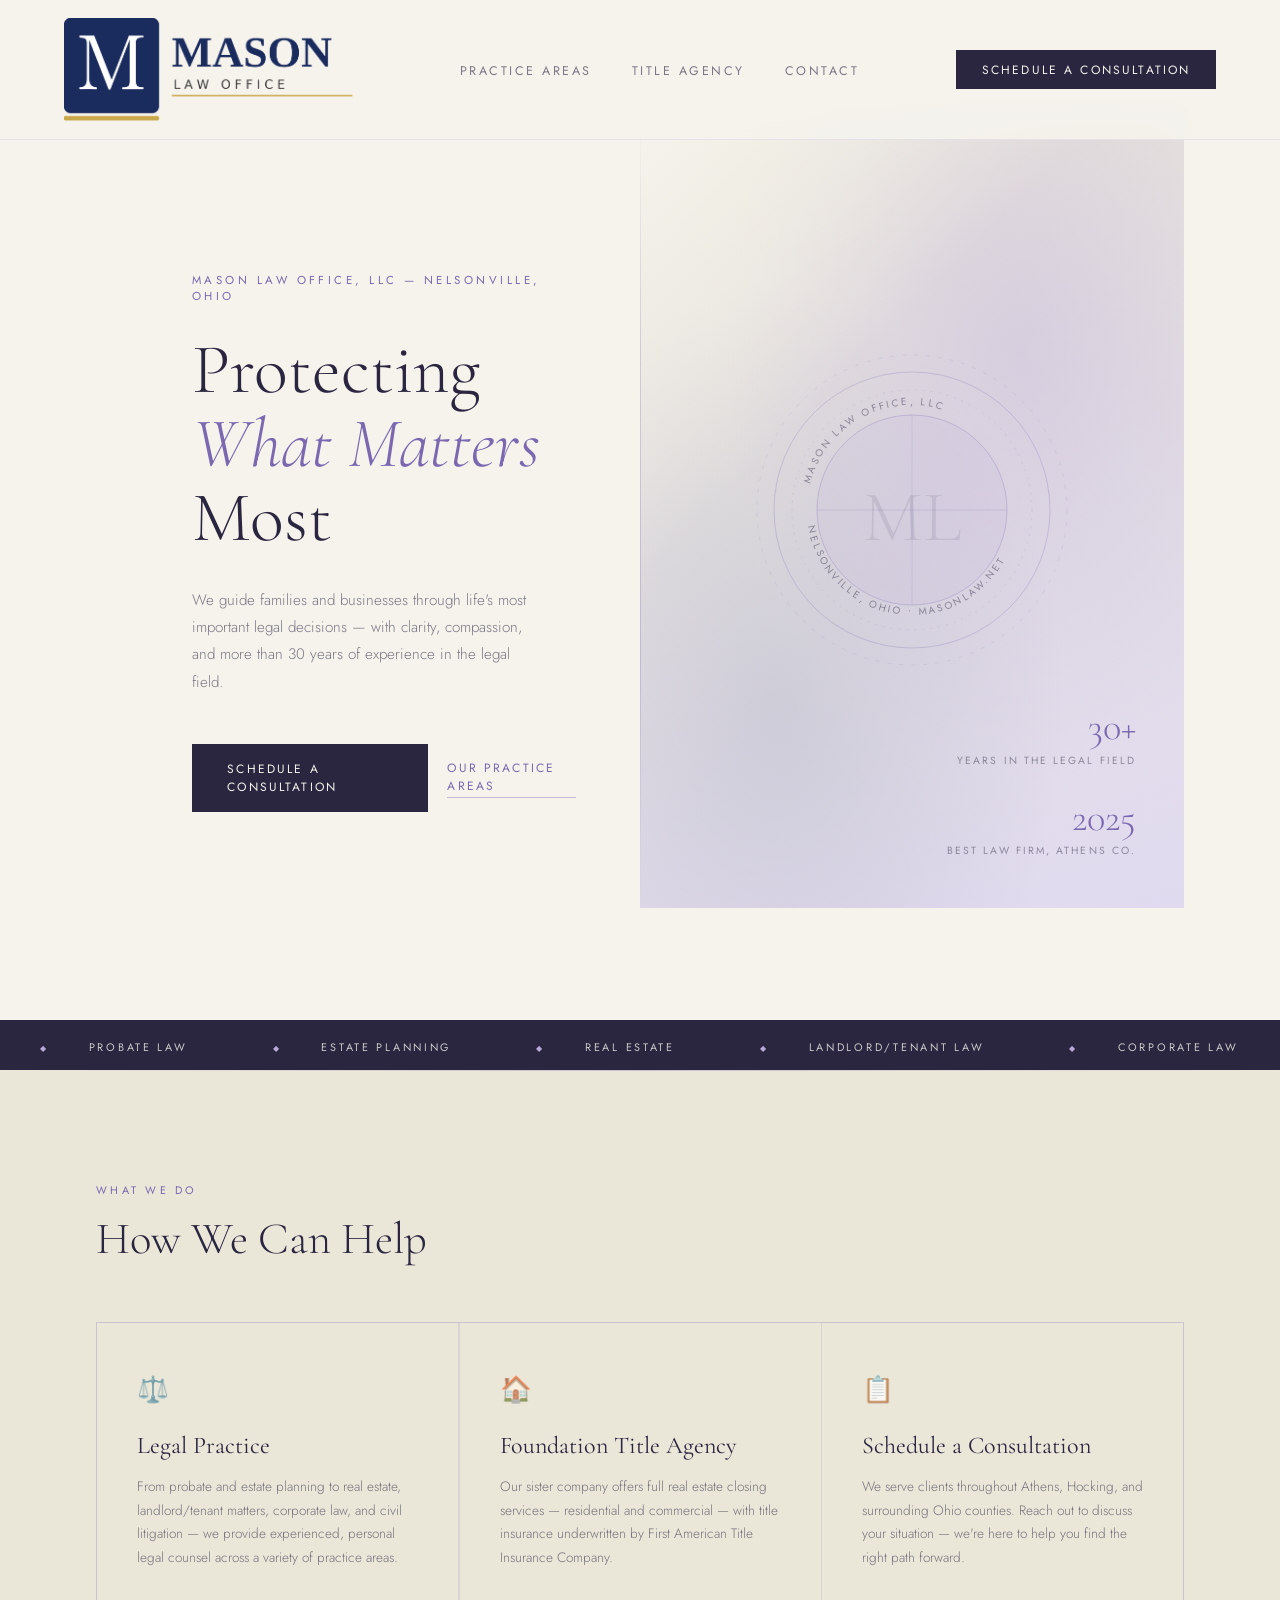
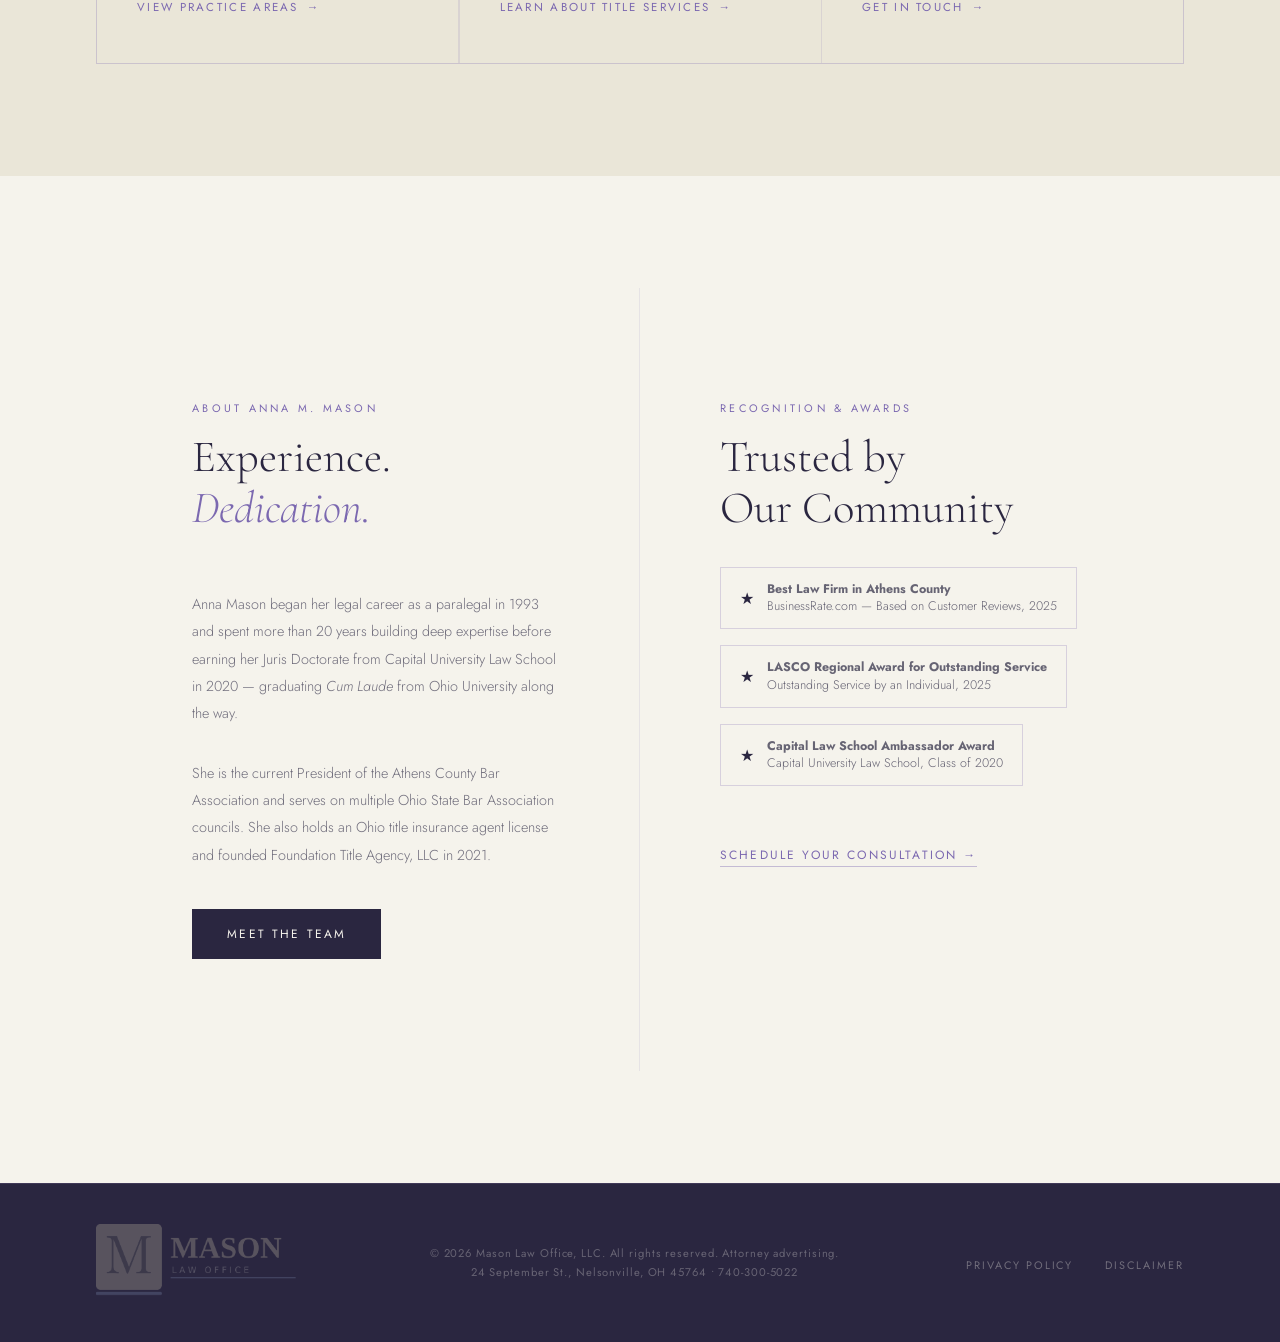
<file: index.html>
<!DOCTYPE html>
<html lang="en">
<head>
<meta charset="UTF-8" />
<meta name="viewport" content="width=device-width, initial-scale=1.0" />
<title>Mason Law Office, LLC — Nelsonville, Ohio</title>
<link rel="stylesheet" href="style.css" />
<style>
  /* ── HOME-ONLY STYLES ── */

  /* HERO */
  .hero {
    min-height: 100vh; display: grid; grid-template-columns: 1fr 1fr;
    position: relative; overflow: hidden; background: var(--cream);
  }
  .hero-left {
    display: flex; flex-direction: column; justify-content: center;
    padding: 10rem 4rem 6rem 6rem; position: relative; z-index: 2;
  }
  .hero-eyebrow { font-size: 0.72rem; letter-spacing: 0.3em; text-transform: uppercase; color: var(--lavender-dk); margin-bottom: 1.8rem; }
  .hero-title { font-family: 'Cormorant Garamond', serif; font-size: clamp(3.2rem, 5.5vw, 5.8rem); font-weight: 300; line-height: 1.05; color: var(--ink); margin-bottom: 2rem; }
  .hero-title em { font-style: italic; color: var(--lavender-dk); }
  .hero-sub { font-size: 0.95rem; font-weight: 300; line-height: 1.8; color: rgba(42,38,64,0.6); max-width: 38ch; margin-bottom: 3rem; }
  .hero-actions { display: flex; gap: 1.2rem; align-items: center; }
  .hero-right { position: relative; overflow: hidden; }
  .hero-right::before { content: ''; position: absolute; inset: 0; background: linear-gradient(135deg, var(--cream) 0%, transparent 35%); z-index: 1; }
  .hero-right-bg {
    position: absolute; inset: 0;
    background:
      radial-gradient(ellipse at 70% 30%, rgba(185,169,217,0.35) 0%, transparent 55%),
      radial-gradient(ellipse at 25% 75%, rgba(107,122,143,0.18) 0%, transparent 50%),
      linear-gradient(160deg, #EAE6D8 0%, #E0DAF0 100%);
  }
  .hero-seal { position: absolute; top: 50%; left: 50%; transform: translate(-50%, -50%); z-index: 2; width: 340px; height: 340px; }
  .seal-ring    { fill: none; stroke: rgba(123,104,176,0.25); stroke-width: 1; }
  .seal-ring-2  { fill: none; stroke: rgba(123,104,176,0.12); stroke-width: 1; }
  .seal-center  { fill: rgba(185,169,217,0.12); stroke: rgba(123,104,176,0.35); stroke-width: 0.8; }
  .seal-text    { font-family: 'Jost', sans-serif; font-size: 10px; fill: rgba(42,38,64,0.45); letter-spacing: 2.5px; text-transform: uppercase; }
  .seal-initial { font-family: 'Cormorant Garamond', serif; font-size: 72px; fill: rgba(42,38,64,0.1); font-weight: 300; }
  .seal-line    { stroke: rgba(123,104,176,0.2); stroke-width: 0.8; }
  .hero-stat-bar { position: absolute; bottom: 3rem; right: 3rem; z-index: 3; display: flex; flex-direction: column; gap: 1.8rem; }
  .stat-item { text-align: right; }
  .stat-number { font-family: 'Cormorant Garamond', serif; font-size: 2.4rem; font-weight: 300; color: var(--lavender-dk); line-height: 1; display: block; }
  .stat-label { font-size: 0.65rem; letter-spacing: 0.2em; text-transform: uppercase; color: rgba(42,38,64,0.45); }
  .v-rule { position: absolute; top: 12%; bottom: 12%; left: 50%; width: 1px; background: linear-gradient(to bottom, transparent, rgba(123,104,176,0.25) 30%, rgba(123,104,176,0.25) 70%, transparent); z-index: 5; }

  /* OVERVIEW CARDS */
  #overview { background: var(--cream-dk); position: relative; }
  #overview::before { content: ''; position: absolute; top: 0; left: 0; right: 0; height: 1px; background: linear-gradient(to right, transparent, rgba(123,104,176,0.3), transparent); }
  .overview-grid { display: grid; grid-template-columns: repeat(3, 1fr); gap: 1.5px; background: rgba(123,104,176,0.15); border: 1.5px solid rgba(123,104,176,0.15); }
  .overview-card {
    background: var(--cream-dk); padding: 3rem 2.5rem;
    display: flex; flex-direction: column;
    transition: background 0.3s; position: relative; overflow: hidden;
    text-decoration: none; color: inherit;
  }
  .overview-card::after { content: ''; position: absolute; bottom: 0; left: 0; height: 2px; width: 0; background: var(--lavender-dk); transition: width 0.4s ease; }
  .overview-card:hover { background: #E8E2F5; }
  .overview-card:hover::after { width: 100%; }
  .card-icon { font-size: 1.6rem; margin-bottom: 1.5rem; display: block; opacity: 0.75; }
  .card-title { font-family: 'Cormorant Garamond', serif; font-size: 1.5rem; font-weight: 400; color: var(--ink); margin-bottom: 0.9rem; line-height: 1.2; }
  .card-body { font-size: 0.85rem; font-weight: 300; line-height: 1.75; color: rgba(42,38,64,0.6); flex: 1; }
  .card-link { margin-top: 1.8rem; font-size: 0.72rem; letter-spacing: 0.2em; text-transform: uppercase; color: var(--lavender-dk); display: flex; align-items: center; gap: 0.5rem; }
  .card-link::after { content: '→'; transition: transform 0.2s; }
  .overview-card:hover .card-link::after { transform: translateX(4px); }

  /* ABOUT STRIP */
  #about-strip { background: var(--cream); display: grid; grid-template-columns: 1fr 1fr; gap: 0; }
  .about-strip-left {
    padding: 7rem 5rem 7rem 6rem;
    border-right: 1px solid rgba(123,104,176,0.12);
  }
  .about-strip-right { padding: 7rem 6rem 7rem 5rem; }
  .about-strip-body { font-size: 0.9rem; font-weight: 300; line-height: 1.9; color: rgba(42,38,64,0.65); margin-bottom: 2rem; }
  .award-badge {
    display: inline-flex; align-items: center; gap: 0.8rem;
    border: 1px solid rgba(123,104,176,0.25); padding: 0.8rem 1.2rem;
    margin-bottom: 1rem;
  }
  .award-badge-star { font-size: 1rem; }
  .award-badge-text { font-size: 0.78rem; font-weight: 300; color: rgba(42,38,64,0.7); line-height: 1.4; }
  .about-strip-cta { margin-top: 2.5rem; }

  @media (max-width: 900px) {
    .hero { grid-template-columns: 1fr; }
    .hero-left { padding: 8rem 2rem 4rem; }
    .hero-right { display: none; }
    .v-rule { display: none; }
    .overview-grid { grid-template-columns: 1fr; }
    #about-strip { grid-template-columns: 1fr; }
    .about-strip-left { padding: 5rem 2rem 2rem; border-right: none; border-bottom: 1px solid rgba(123,104,176,0.12); }
    .about-strip-right { padding: 3rem 2rem 5rem; }
  }
</style>
</head>
<body>

<!-- NAV -->
<nav>
  <a class="nav-logo" href="index.html"><img src="mason_law_office_logo.png" alt="Mason Law Office, LLC" /></a>
  <ul class="nav-links">
    <li><a href="practice.html">Practice Areas</a></li>
    <li><a href="title.html">Title Agency</a></li>
    <li><a href="contact.html">Contact</a></li>
  </ul>
  <a class="nav-cta" href="contact.html">Schedule a Consultation</a>
</nav>

<!-- HERO -->
<section class="hero">
  <div class="v-rule"></div>
  <div class="hero-left">
    <p class="hero-eyebrow fade-up">Mason Law Office, LLC &mdash; Nelsonville, Ohio</p>
    <h1 class="hero-title fade-up delay-1">
      Protecting<br><em>What Matters</em><br>Most
    </h1>
    <p class="hero-sub fade-up delay-2">
      We guide families and businesses through life's most important legal decisions — with clarity, compassion, and more than 30 years of experience in the legal field.
    </p>
    <div class="hero-actions fade-up delay-3">
      <a class="btn-primary" href="contact.html">Schedule a Consultation</a>
      <a class="btn-ghost" href="practice.html">Our Practice Areas</a>
    </div>
  </div>
  <div class="hero-right">
    <div class="hero-right-bg"></div>
    <svg class="hero-seal" viewBox="0 0 340 340">
      <circle class="seal-ring-2 spin-slow" cx="170" cy="170" r="155" stroke-dasharray="4 8" />
      <circle class="seal-ring" cx="170" cy="170" r="138" />
      <circle class="seal-ring-2" cx="170" cy="170" r="120" stroke-dasharray="2 6" />
      <circle class="seal-center" cx="170" cy="170" r="95" />
      <line class="seal-line" x1="170" y1="75" x2="170" y2="265" />
      <line class="seal-line" x1="75" y1="170" x2="265" y2="170" />
      <text class="seal-initial" x="170" y="200" text-anchor="middle">ML</text>
      <path id="topArc" fill="none" d="M 65,170 A 105,105 0 0,1 275,170" />
      <text class="seal-text"><textPath href="#topArc" startOffset="8%">Mason Law Office, LLC</textPath></text>
      <path id="botArc" fill="none" d="M 65,170 A 105,105 0 0,0 275,170" />
      <text class="seal-text"><textPath href="#botArc" startOffset="5%">Nelsonville, Ohio &bull; masonlaw.net</textPath></text>
    </svg>
    <div class="hero-stat-bar">
      <div class="stat-item">
        <span class="stat-number">30+</span>
        <span class="stat-label">Years in the Legal Field</span>
      </div>
      <div class="stat-item">
        <span class="stat-number">2025</span>
        <span class="stat-label">Best Law Firm, Athens Co.</span>
      </div>
    </div>
  </div>
</section>

<!-- MARQUEE -->
<div class="marquee-strip">
  <div class="marquee-track">
    <span>Probate Law</span>
    <span>Estate Planning</span>
    <span>Real Estate</span>
    <span>Landlord/Tenant Law</span>
    <span>Corporate Law</span>
    <span>Civil Litigation</span>
    <span>Real Estate Closings</span>
    <span>Title Insurance</span>
    <span>Probate Law</span>
    <span>Estate Planning</span>
    <span>Real Estate</span>
    <span>Landlord/Tenant Law</span>
    <span>Corporate Law</span>
    <span>Civil Litigation</span>
    <span>Real Estate Closings</span>
    <span>Title Insurance</span>
  </div>
</div>

<!-- OVERVIEW CARDS -->
<section id="overview">
  <span class="section-label">What We Do</span>
  <h2 class="section-title">How We Can Help</h2>
  <div class="overview-grid">
    <a class="overview-card" href="practice.html">
      <span class="card-icon">⚖️</span>
      <h3 class="card-title">Legal Practice</h3>
      <p class="card-body">From probate and estate planning to real estate, landlord/tenant matters, corporate law, and civil litigation — we provide experienced, personal legal counsel across a variety of practice areas.</p>
      <span class="card-link">View Practice Areas</span>
    </a>
    <a class="overview-card" href="title.html">
      <span class="card-icon">🏠</span>
      <h3 class="card-title">Foundation Title Agency</h3>
      <p class="card-body">Our sister company offers full real estate closing services — residential and commercial — with title insurance underwritten by First American Title Insurance Company.</p>
      <span class="card-link">Learn About Title Services</span>
    </a>
    <a class="overview-card" href="contact.html">
      <span class="card-icon">📋</span>
      <h3 class="card-title">Schedule a Consultation</h3>
      <p class="card-body">We serve clients throughout Athens, Hocking, and surrounding Ohio counties. Reach out to discuss your situation — we're here to help you find the right path forward.</p>
      <span class="card-link">Get in Touch</span>
    </a>
  </div>
</section>

<!-- ABOUT STRIP -->
<section id="about-strip">
  <div class="about-strip-left">
    <span class="section-label">About Anna M. Mason</span>
    <h2 class="section-title">Experience.<br><em style="font-family:'Cormorant Garamond',serif;color:var(--lavender-dk);">Dedication.</em></h2>
    <p class="about-strip-body">Anna Mason began her legal career as a paralegal in 1993 and spent more than 20 years building deep expertise before earning her Juris Doctorate from Capital University Law School in 2020 — graduating <em>Cum Laude</em> from Ohio University along the way.</p>
    <p class="about-strip-body">She is the current President of the Athens County Bar Association and serves on multiple Ohio State Bar Association councils. She also holds an Ohio title insurance agent license and founded Foundation Title Agency, LLC in 2021.</p>
    <div class="about-strip-cta">
      <a class="btn-primary" href="practice.html#about">Meet the Team</a>
    </div>
  </div>
  <div class="about-strip-right">
    <span class="section-label">Recognition &amp; Awards</span>
    <h2 class="section-title" style="margin-bottom:2rem;">Trusted by<br>Our Community</h2>
    <div class="award-badge">
      <span class="award-badge-star">★</span>
      <span class="award-badge-text"><strong>Best Law Firm in Athens County</strong><br>BusinessRate.com — Based on Customer Reviews, 2025</span>
    </div>
    <div class="award-badge">
      <span class="award-badge-star">★</span>
      <span class="award-badge-text"><strong>LASCO Regional Award for Outstanding Service</strong><br>Outstanding Service by an Individual, 2025</span>
    </div>
    <div class="award-badge">
      <span class="award-badge-star">★</span>
      <span class="award-badge-text"><strong>Capital Law School Ambassador Award</strong><br>Capital University Law School, Class of 2020</span>
    </div>
    <div style="margin-top:2.5rem;">
      <a class="btn-ghost" href="contact.html">Schedule Your Consultation &rarr;</a>
    </div>
  </div>
</section>

<!-- FOOTER -->
<footer>
  <span class="footer-logo"><img src="mason_law_office_logo.png" alt="Mason Law Office, LLC" /></span>
  <span class="footer-copy">
    &copy; 2026 Mason Law Office, LLC. All rights reserved. Attorney advertising.<br>
    24 September St., Nelsonville, OH 45764 &bull; 740-300-5022
  </span>
  <ul class="footer-links">
    <li><a href="#">Privacy Policy</a></li>
    <li><a href="#">Disclaimer</a></li>
  </ul>
</footer>

</body>
</html>
</file>
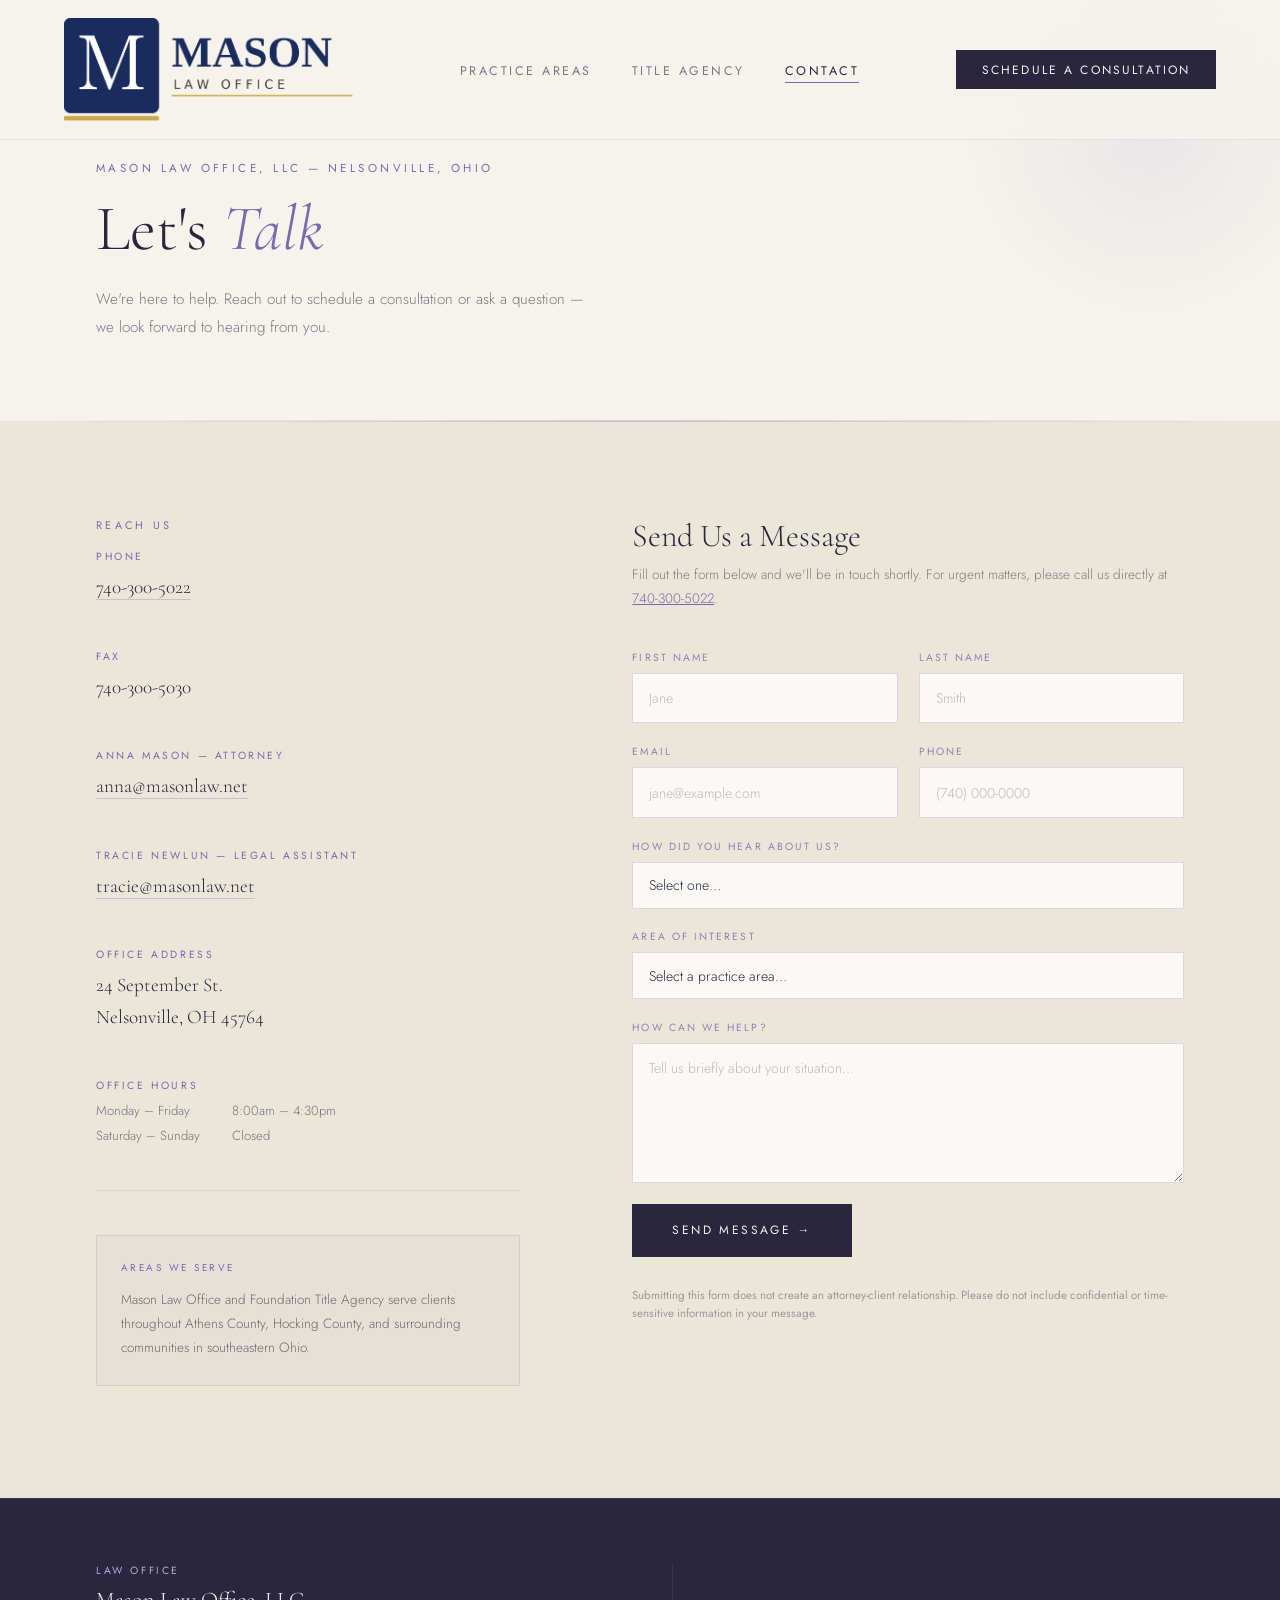
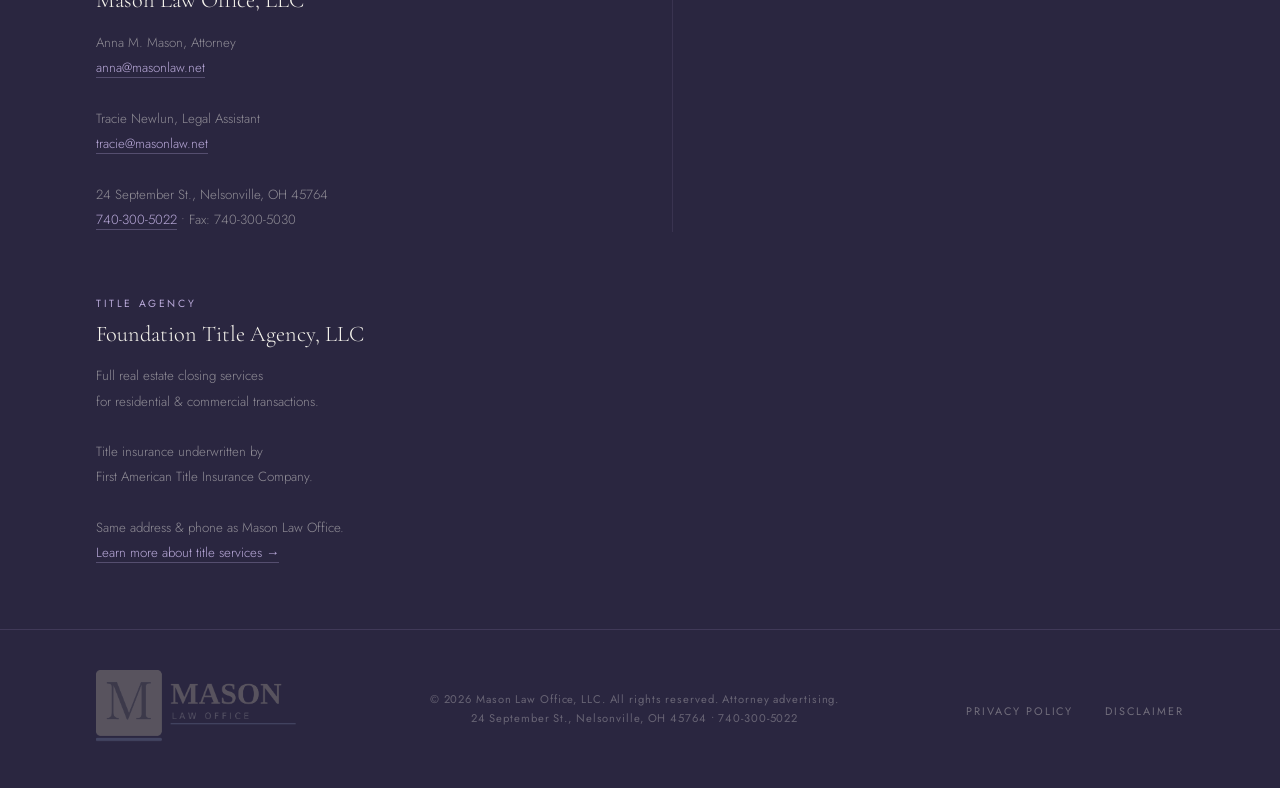
<file: contact.html>
<!DOCTYPE html>
<html lang="en">
<head>
<meta charset="UTF-8" />
<meta name="viewport" content="width=device-width, initial-scale=1.0" />
<title>Contact — Mason Law Office, LLC</title>
<link rel="stylesheet" href="style.css" />
<style>
  /* ── CONTACT PAGE STYLES ── */

  #contact-main {
    background: var(--cream-dk);
    padding: 6rem 6rem 7rem;
    position: relative;
  }
  #contact-main::before {
    content: '';
    position: absolute;
    top: 0; left: 0; right: 0;
    height: 1px;
    background: linear-gradient(to right, transparent, rgba(123,104,176,0.3), transparent);
  }

  .contact-layout {
    display: grid;
    grid-template-columns: 1fr 1.3fr;
    gap: 7rem;
    align-items: start;
  }

  /* LEFT — Info */
  .contact-info {}
  .contact-detail { margin-bottom: 2.8rem; }
  .detail-label { font-size: 0.65rem; letter-spacing: 0.25em; text-transform: uppercase; color: var(--lavender-dk); margin-bottom: 0.5rem; display: block; }
  .detail-value { font-family: 'Cormorant Garamond', serif; font-size: 1.2rem; color: var(--ink); font-weight: 300; line-height: 1.65; }
  .detail-value a { color: var(--ink); text-decoration: none; border-bottom: 1px solid rgba(123,104,176,0.3); transition: color 0.2s, border-color 0.2s; }
  .detail-value a:hover { color: var(--lavender-dk); border-color: var(--lavender-dk); }
  .hours-grid { display: grid; grid-template-columns: auto 1fr; gap: 0.35rem 2rem; margin-top: 0.5rem; }
  .hours-day { font-size: 0.82rem; color: rgba(42,38,64,0.6); font-weight: 300; }
  .hours-time { font-size: 0.82rem; color: rgba(42,38,64,0.6); font-weight: 300; }

  .info-divider { border: none; border-top: 1px solid rgba(123,104,176,0.12); margin: 1rem 0 2.8rem; }

  /* Serving areas box */
  .serving-box {
    border: 1px solid rgba(123,104,176,0.18);
    padding: 1.5rem;
    background: rgba(123,104,176,0.04);
  }
  .serving-label { font-size: 0.62rem; letter-spacing: 0.25em; text-transform: uppercase; color: var(--lavender-dk); margin-bottom: 0.8rem; display: block; }
  .serving-text { font-size: 0.84rem; font-weight: 300; line-height: 1.8; color: rgba(42,38,64,0.65); }

  /* RIGHT — Form */
  .contact-form-wrap {}
  .form-heading { font-family: 'Cormorant Garamond', serif; font-size: 2rem; font-weight: 300; color: var(--ink); margin-bottom: 0.5rem; line-height: 1.2; }
  .form-sub { font-size: 0.85rem; font-weight: 300; color: rgba(42,38,64,0.55); margin-bottom: 2.5rem; line-height: 1.7; }
  .contact-form { display: flex; flex-direction: column; gap: 1.3rem; }
  .form-row { display: grid; grid-template-columns: 1fr 1fr; gap: 1.3rem; }
  .form-group { display: flex; flex-direction: column; gap: 0.5rem; }
  .form-group label { font-size: 0.65rem; letter-spacing: 0.2em; text-transform: uppercase; color: rgba(123,104,176,0.8); }
  .form-group input,
  .form-group select,
  .form-group textarea {
    background: rgba(255,255,255,0.75);
    border: 1px solid rgba(123,104,176,0.25);
    color: var(--ink); padding: 0.9rem 1rem;
    font-family: 'Jost', sans-serif; font-size: 0.88rem; font-weight: 300;
    outline: none; transition: border-color 0.25s, background 0.25s; width: 100%;
    -webkit-appearance: none;
  }
  .form-group input::placeholder,
  .form-group textarea::placeholder { color: rgba(42,38,64,0.3); }
  .form-group input:focus,
  .form-group select:focus,
  .form-group textarea:focus { border-color: var(--lavender-dk); background: #fff; }
  .form-group select option { background: var(--cream); color: var(--ink); }
  .form-group textarea { resize: vertical; min-height: 140px; }
  .form-submit {
    font-family: 'Jost', sans-serif; font-size: 0.75rem; letter-spacing: 0.2em;
    text-transform: uppercase; color: var(--cream); background: var(--ink);
    border: none; padding: 1.1rem 2.5rem; cursor: pointer;
    transition: background 0.25s, transform 0.2s; align-self: flex-start;
  }
  .form-submit:hover { background: var(--lavender-dk); transform: translateY(-2px); }
  .form-disclaimer { font-size: 0.72rem; color: rgba(42,38,64,0.4); line-height: 1.6; margin-top: 0.5rem; }

  /* BOTH COMPANIES ROW */
  .both-companies {
    background: var(--ink);
    padding: 4rem 6rem;
    display: grid;
    grid-template-columns: 1fr 1fr;
    gap: 4rem;
    border-top: 1px solid rgba(185,169,217,0.1);
  }
  .company-col {}
  .company-col-label { font-size: 0.65rem; letter-spacing: 0.25em; text-transform: uppercase; color: var(--lavender); margin-bottom: 0.6rem; display: block; }
  .company-col-name { font-family: 'Cormorant Garamond', serif; font-size: 1.4rem; font-weight: 300; color: var(--cream); margin-bottom: 1rem; line-height: 1.2; }
  .company-col-detail { font-size: 0.83rem; font-weight: 300; color: rgba(245,243,236,0.5); line-height: 1.9; }
  .company-col-detail a { color: var(--lavender); text-decoration: none; border-bottom: 1px solid rgba(185,169,217,0.3); }
  .company-col-detail a:hover { color: var(--cream); }
  .company-divider { border: none; border-left: 1px solid rgba(185,169,217,0.1); }

  @media (max-width: 900px) {
    #contact-main { padding: 4rem 2rem 5rem; }
    .contact-layout { grid-template-columns: 1fr; gap: 3rem; }
    .both-companies { grid-template-columns: 1fr; padding: 3rem 2rem; gap: 2.5rem; }
    .company-divider { display: none; }
    .form-row { grid-template-columns: 1fr; }
  }
</style>
</head>
<body>

<!-- NAV -->
<nav>
  <a class="nav-logo" href="index.html"><img src="mason_law_office_logo.png" alt="Mason Law Office, LLC" /></a>
  <ul class="nav-links">
    <li><a href="practice.html">Practice Areas</a></li>
    <li><a href="title.html">Title Agency</a></li>
    <li><a href="contact.html" class="active">Contact</a></li>
  </ul>
  <a class="nav-cta" href="contact.html">Schedule a Consultation</a>
</nav>

<!-- PAGE HEADER -->
<div class="page-header">
  <div class="page-header-accent"></div>
  <span class="page-header-eyebrow">Mason Law Office, LLC &mdash; Nelsonville, Ohio</span>
  <h1 class="page-header-title">Let's <em>Talk</em></h1>
  <p class="page-header-sub">We're here to help. Reach out to schedule a consultation or ask a question — we look forward to hearing from you.</p>
</div>

<!-- CONTACT MAIN -->
<section id="contact-main">
  <div class="contact-layout">

    <!-- LEFT: Contact Info -->
    <div class="contact-info">
      <span class="section-label">Reach Us</span>

      <div class="contact-detail">
        <span class="detail-label">Phone</span>
        <span class="detail-value"><a href="tel:7403005022">740-300-5022</a></span>
      </div>

      <div class="contact-detail">
        <span class="detail-label">Fax</span>
        <span class="detail-value">740-300-5030</span>
      </div>

      <div class="contact-detail">
        <span class="detail-label">Anna Mason — Attorney</span>
        <span class="detail-value"><a href="mailto:anna@masonlaw.net">anna@masonlaw.net</a></span>
      </div>

      <div class="contact-detail">
        <span class="detail-label">Tracie Newlun — Legal Assistant</span>
        <span class="detail-value"><a href="mailto:tracie@masonlaw.net">tracie@masonlaw.net</a></span>
      </div>

      <div class="contact-detail">
        <span class="detail-label">Office Address</span>
        <span class="detail-value">
          24 September St.<br>
          Nelsonville, OH 45764
        </span>
      </div>

      <div class="contact-detail">
        <span class="detail-label">Office Hours</span>
        <div class="hours-grid">
          <span class="hours-day">Monday &ndash; Friday</span>
          <span class="hours-time">8:00am &ndash; 4:30pm</span>
          <span class="hours-day">Saturday &ndash; Sunday</span>
          <span class="hours-time">Closed</span>
        </div>
      </div>

      <hr class="info-divider" />

      <div class="serving-box">
        <span class="serving-label">Areas We Serve</span>
        <p class="serving-text">Mason Law Office and Foundation Title Agency serve clients throughout Athens County, Hocking County, and surrounding communities in southeastern Ohio.</p>
      </div>
    </div>

    <!-- RIGHT: Form -->
    <div class="contact-form-wrap">
      <h2 class="form-heading">Send Us a Message</h2>
      <p class="form-sub">Fill out the form below and we'll be in touch shortly. For urgent matters, please call us directly at <a href="tel:7403005022" style="color:var(--lavender-dk);">740-300-5022</a>.</p>
      <form class="contact-form" onsubmit="return false;">
        <div class="form-row">
          <div class="form-group">
            <label>First Name</label>
            <input type="text" placeholder="Jane" />
          </div>
          <div class="form-group">
            <label>Last Name</label>
            <input type="text" placeholder="Smith" />
          </div>
        </div>
        <div class="form-row">
          <div class="form-group">
            <label>Email</label>
            <input type="email" placeholder="jane@example.com" />
          </div>
          <div class="form-group">
            <label>Phone</label>
            <input type="tel" placeholder="(740) 000-0000" />
          </div>
        </div>
        <div class="form-group">
          <label>How Did You Hear About Us?</label>
          <select>
            <option value="" disabled selected>Select one&hellip;</option>
            <option>Referral from a friend or family member</option>
            <option>Online search</option>
            <option>BusinessRate.com</option>
            <option>Athens County Bar Association</option>
            <option>Returning client</option>
            <option>Other</option>
          </select>
        </div>
        <div class="form-group">
          <label>Area of Interest</label>
          <select>
            <option value="" disabled selected>Select a practice area&hellip;</option>
            <option>Probate Law</option>
            <option>Estate Planning</option>
            <option>Real Estate</option>
            <option>Landlord / Tenant Law</option>
            <option>Corporate Law</option>
            <option>Civil Litigation</option>
            <option>Real Estate Closing / Title Services</option>
            <option>Not Sure &mdash; Need Guidance</option>
          </select>
        </div>
        <div class="form-group">
          <label>How Can We Help?</label>
          <textarea placeholder="Tell us briefly about your situation&hellip;"></textarea>
        </div>
        <button class="form-submit">Send Message &rarr;</button>
        <p class="form-disclaimer">Submitting this form does not create an attorney-client relationship. Please do not include confidential or time-sensitive information in your message.</p>
      </form>
    </div>

  </div>
</section>

<!-- BOTH COMPANIES -->
<div class="both-companies">
  <div class="company-col">
    <span class="company-col-label">Law Office</span>
    <div class="company-col-name">Mason Law Office, LLC</div>
    <p class="company-col-detail">
      Anna M. Mason, Attorney<br>
      <a href="mailto:anna@masonlaw.net">anna@masonlaw.net</a><br><br>
      Tracie Newlun, Legal Assistant<br>
      <a href="mailto:tracie@masonlaw.net">tracie@masonlaw.net</a><br><br>
      24 September St., Nelsonville, OH 45764<br>
      <a href="tel:7403005022">740-300-5022</a> &bull; Fax: 740-300-5030
    </p>
  </div>
  <hr class="company-divider" />
  <div class="company-col">
    <span class="company-col-label">Title Agency</span>
    <div class="company-col-name">Foundation Title Agency, LLC</div>
    <p class="company-col-detail">
      Full real estate closing services<br>
      for residential &amp; commercial transactions.<br><br>
      Title insurance underwritten by<br>
      First American Title Insurance Company.<br><br>
      Same address &amp; phone as Mason Law Office.<br>
      <a href="title.html">Learn more about title services &rarr;</a>
    </p>
  </div>
</div>

<!-- FOOTER -->
<footer>
  <span class="footer-logo"><img src="mason_law_office_logo.png" alt="Mason Law Office, LLC" /></span>
  <span class="footer-copy">
    &copy; 2026 Mason Law Office, LLC. All rights reserved. Attorney advertising.<br>
    24 September St., Nelsonville, OH 45764 &bull; 740-300-5022
  </span>
  <ul class="footer-links">
    <li><a href="#">Privacy Policy</a></li>
    <li><a href="#">Disclaimer</a></li>
  </ul>
</footer>

</body>
</html>
</file>
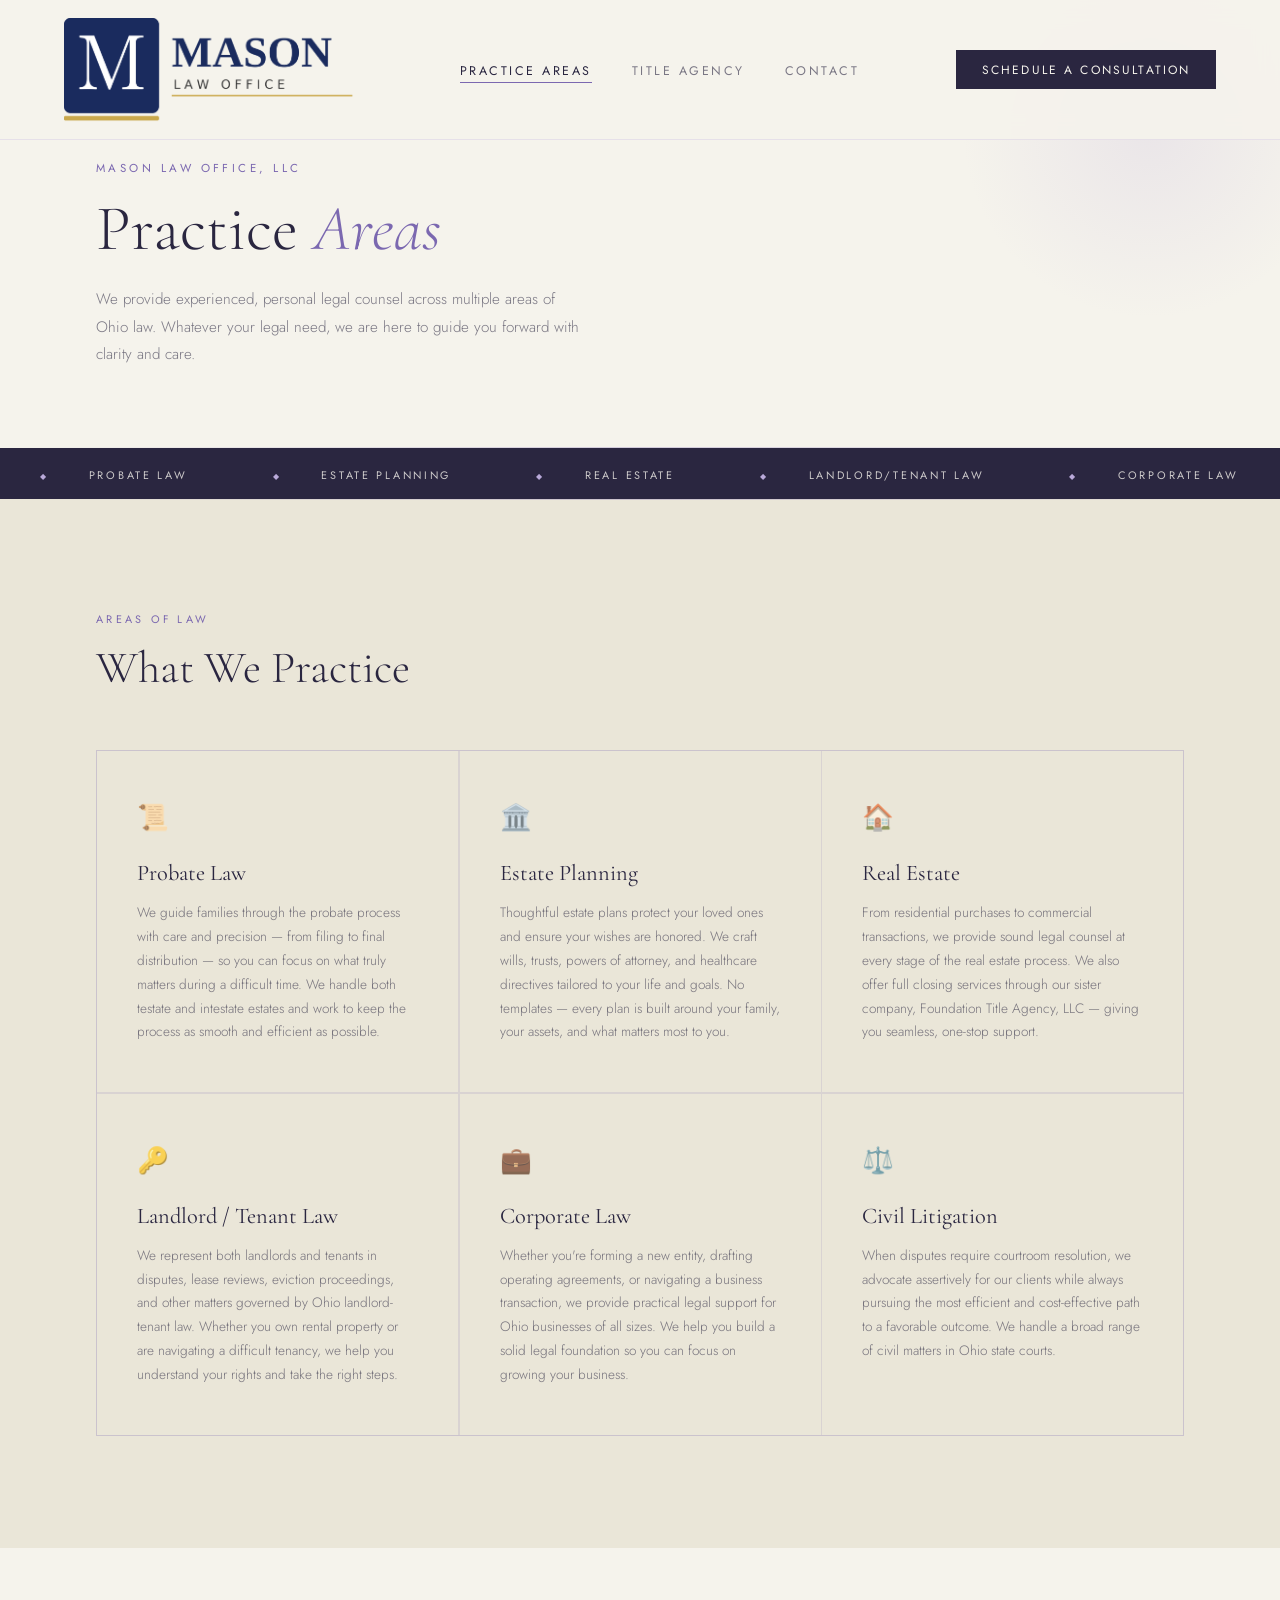
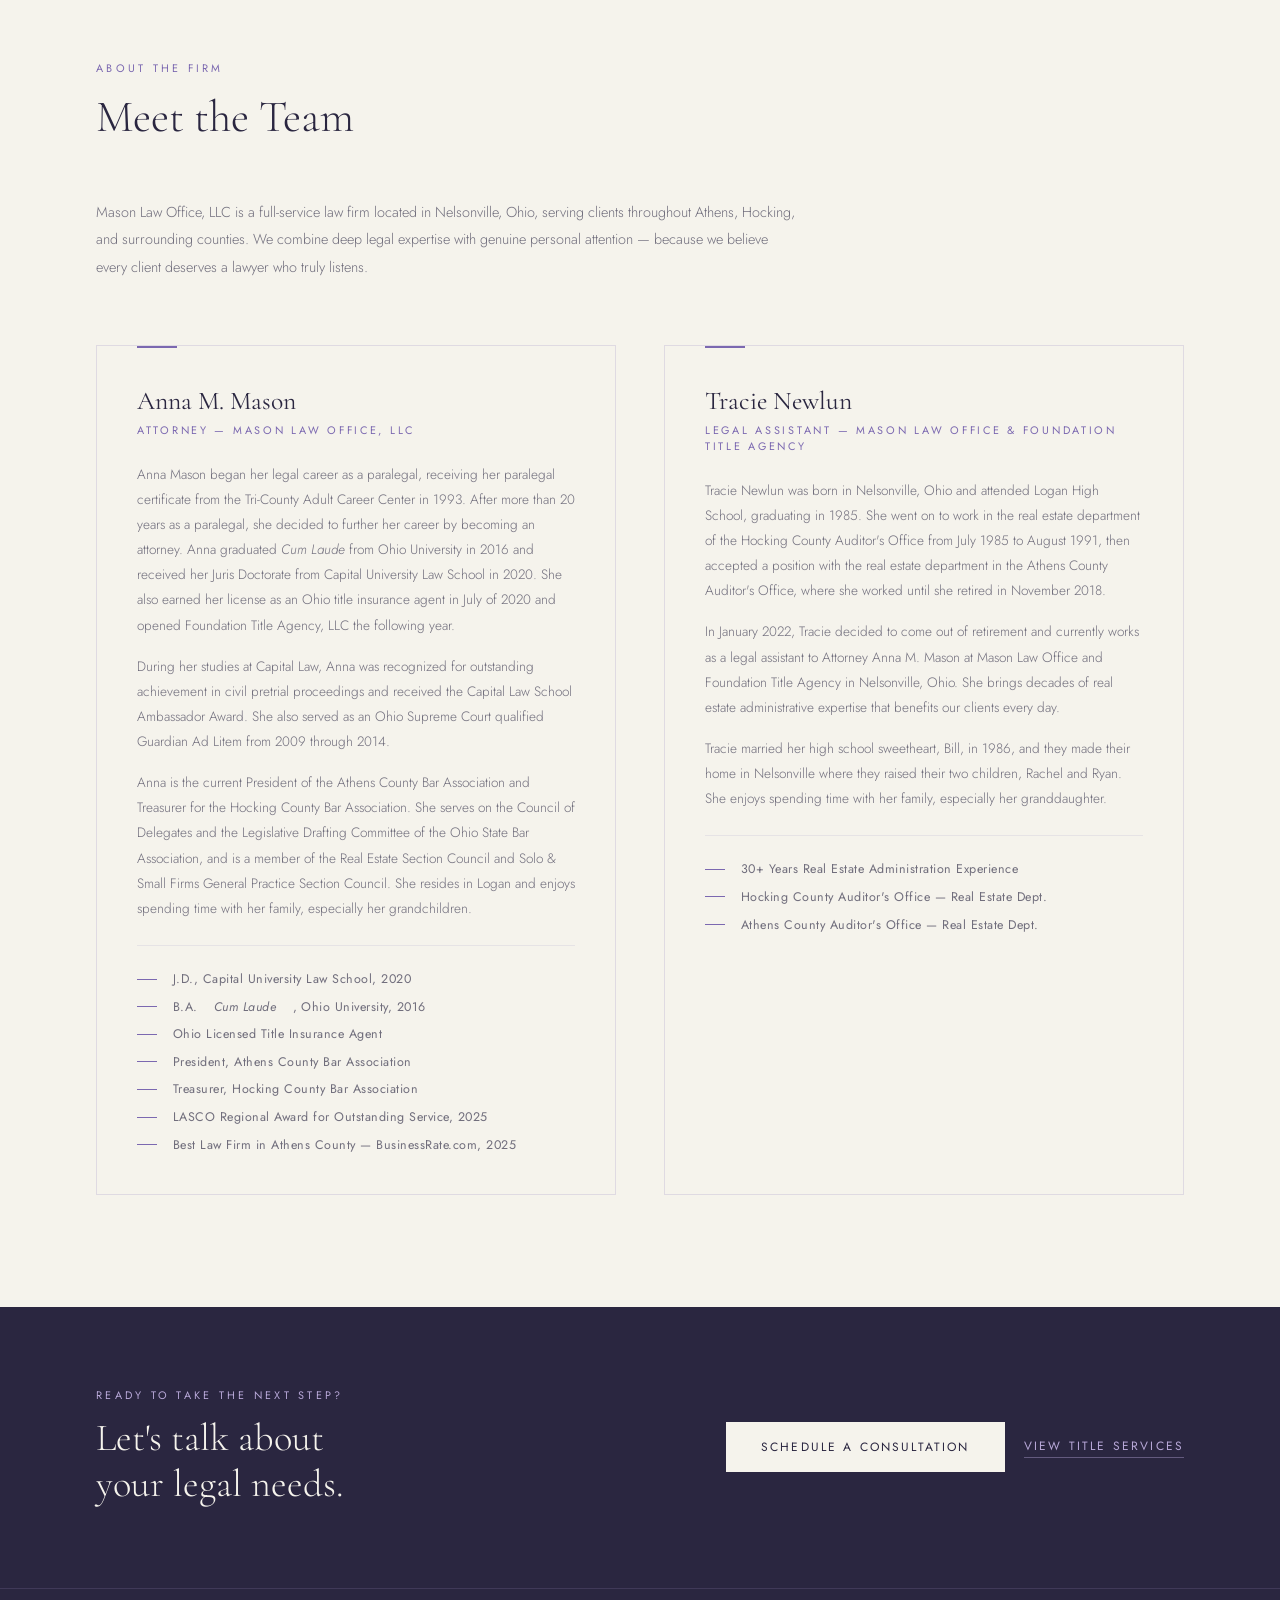
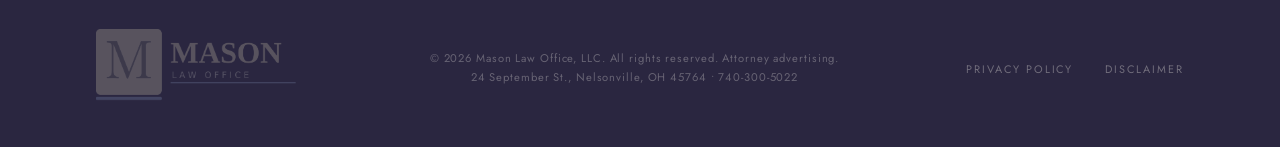
<file: practice.html>
<!DOCTYPE html>
<html lang="en">
<head>
<meta charset="UTF-8" />
<meta name="viewport" content="width=device-width, initial-scale=1.0" />
<title>Practice Areas — Mason Law Office, LLC</title>
<link rel="stylesheet" href="style.css" />
<style>
  /* ── PRACTICE PAGE STYLES ── */

  /* PRACTICE GRID */
  #practice { background: var(--cream-dk); position: relative; }
  #practice::before { content: ''; position: absolute; top: 0; left: 0; right: 0; height: 1px; background: linear-gradient(to right, transparent, rgba(123,104,176,0.3), transparent); }
  .practice-grid { display: grid; grid-template-columns: repeat(3, 1fr); gap: 1.5px; background: rgba(123,104,176,0.15); border: 1.5px solid rgba(123,104,176,0.15); }
  .practice-card { background: var(--cream-dk); padding: 3rem 2.5rem; transition: background 0.3s; position: relative; overflow: hidden; }
  .practice-card::after { content: ''; position: absolute; bottom: 0; left: 0; height: 2px; width: 0; background: var(--lavender-dk); transition: width 0.4s ease; }
  .practice-card:hover { background: #E8E2F5; }
  .practice-card:hover::after { width: 100%; }
  .card-icon { font-size: 1.6rem; margin-bottom: 1.5rem; display: block; opacity: 0.75; }
  .card-title { font-family: 'Cormorant Garamond', serif; font-size: 1.4rem; font-weight: 400; color: var(--ink); margin-bottom: 0.9rem; line-height: 1.2; }
  .card-body { font-size: 0.85rem; font-weight: 300; line-height: 1.75; color: rgba(42,38,64,0.6); }

  /* ABOUT / TEAM */
  #about { background: var(--cream); }
  .about-intro { max-width: 700px; margin-bottom: 4rem; }
  .about-body { font-size: 0.9rem; font-weight: 300; line-height: 1.9; color: rgba(42,38,64,0.65); margin-bottom: 1.5rem; }
  .team-grid { display: grid; grid-template-columns: 1fr 1fr; gap: 3rem; }
  .team-card { border: 1px solid rgba(123,104,176,0.18); padding: 2.5rem; position: relative; background: var(--cream); transition: box-shadow 0.3s; }
  .team-card:hover { box-shadow: 0 8px 32px rgba(123,104,176,0.1); }
  .team-card::before { content: ''; position: absolute; top: 0; left: 2.5rem; width: 40px; height: 2px; background: var(--lavender-dk); }
  .team-name { font-family: 'Cormorant Garamond', serif; font-size: 1.6rem; font-weight: 400; color: var(--ink); margin-bottom: 0.3rem; line-height: 1.2; }
  .team-role { font-size: 0.68rem; letter-spacing: 0.25em; text-transform: uppercase; color: var(--lavender-dk); margin-bottom: 1.5rem; display: block; }
  .team-bio { font-size: 0.85rem; font-weight: 300; line-height: 1.85; color: rgba(42,38,64,0.65); }
  .team-bio + .team-bio { margin-top: 1rem; }
  .credentials { display: flex; flex-direction: column; gap: 0.6rem; margin-top: 1.5rem; padding-top: 1.5rem; border-top: 1px solid rgba(123,104,176,0.12); }
  .cred-item { display: flex; align-items: center; gap: 1rem; font-size: 0.78rem; letter-spacing: 0.04em; color: rgba(42,38,64,0.65); }
  .cred-item::before { content: ''; width: 20px; height: 1px; background: var(--lavender-dk); flex-shrink: 0; }

  /* CTA BAND */
  .cta-band {
    background: var(--ink); padding: 5rem 6rem;
    display: flex; align-items: center; justify-content: space-between; gap: 3rem;
  }
  .cta-band-text {}
  .cta-band-label { font-size: 0.68rem; letter-spacing: 0.3em; text-transform: uppercase; color: var(--lavender); margin-bottom: 0.8rem; display: block; }
  .cta-band-title { font-family: 'Cormorant Garamond', serif; font-size: 2.4rem; font-weight: 300; color: var(--cream); line-height: 1.2; }
  .cta-band-actions { display: flex; gap: 1.2rem; align-items: center; flex-shrink: 0; }
  .btn-primary-light { font-size: 0.75rem; letter-spacing: 0.18em; text-transform: uppercase; color: var(--ink); background: var(--cream); padding: 1rem 2.2rem; text-decoration: none; transition: background 0.25s, transform 0.2s; display: inline-block; }
  .btn-primary-light:hover { background: var(--lavender); transform: translateY(-2px); }
  .btn-ghost-light { font-size: 0.75rem; letter-spacing: 0.18em; text-transform: uppercase; color: var(--lavender); text-decoration: none; border-bottom: 1px solid rgba(185,169,217,0.4); padding-bottom: 2px; }
  .btn-ghost-light:hover { color: var(--cream); border-color: var(--cream); }

  @media (max-width: 900px) {
    .practice-grid { grid-template-columns: 1fr; }
    .team-grid { grid-template-columns: 1fr; }
    .cta-band { flex-direction: column; align-items: flex-start; padding: 4rem 2rem; }
  }
</style>
</head>
<body>

<!-- NAV -->
<nav>
  <a class="nav-logo" href="index.html"><img src="mason_law_office_logo.png" alt="Mason Law Office, LLC" /></a>
  <ul class="nav-links">
    <li><a href="practice.html" class="active">Practice Areas</a></li>
    <li><a href="title.html">Title Agency</a></li>
    <li><a href="contact.html">Contact</a></li>
  </ul>
  <a class="nav-cta" href="contact.html">Schedule a Consultation</a>
</nav>

<!-- PAGE HEADER -->
<div class="page-header">
  <div class="page-header-accent"></div>
  <span class="page-header-eyebrow">Mason Law Office, LLC</span>
  <h1 class="page-header-title">Practice <em>Areas</em></h1>
  <p class="page-header-sub">We provide experienced, personal legal counsel across multiple areas of Ohio law. Whatever your legal need, we are here to guide you forward with clarity and care.</p>
</div>

<!-- MARQUEE -->
<div class="marquee-strip">
  <div class="marquee-track">
    <span>Probate Law</span>
    <span>Estate Planning</span>
    <span>Real Estate</span>
    <span>Landlord/Tenant Law</span>
    <span>Corporate Law</span>
    <span>Civil Litigation</span>
    <span>Probate Law</span>
    <span>Estate Planning</span>
    <span>Real Estate</span>
    <span>Landlord/Tenant Law</span>
    <span>Corporate Law</span>
    <span>Civil Litigation</span>
  </div>
</div>

<!-- PRACTICE AREAS GRID -->
<section id="practice">
  <span class="section-label">Areas of Law</span>
  <h2 class="section-title">What We Practice</h2>
  <div class="practice-grid">
    <div class="practice-card">
      <span class="card-icon">📜</span>
      <h3 class="card-title">Probate Law</h3>
      <p class="card-body">We guide families through the probate process with care and precision — from filing to final distribution — so you can focus on what truly matters during a difficult time. We handle both testate and intestate estates and work to keep the process as smooth and efficient as possible.</p>
    </div>
    <div class="practice-card">
      <span class="card-icon">🏛️</span>
      <h3 class="card-title">Estate Planning</h3>
      <p class="card-body">Thoughtful estate plans protect your loved ones and ensure your wishes are honored. We craft wills, trusts, powers of attorney, and healthcare directives tailored to your life and goals. No templates — every plan is built around your family, your assets, and what matters most to you.</p>
    </div>
    <div class="practice-card">
      <span class="card-icon">🏠</span>
      <h3 class="card-title">Real Estate</h3>
      <p class="card-body">From residential purchases to commercial transactions, we provide sound legal counsel at every stage of the real estate process. We also offer full closing services through our sister company, Foundation Title Agency, LLC — giving you seamless, one-stop support.</p>
    </div>
    <div class="practice-card">
      <span class="card-icon">🔑</span>
      <h3 class="card-title">Landlord / Tenant Law</h3>
      <p class="card-body">We represent both landlords and tenants in disputes, lease reviews, eviction proceedings, and other matters governed by Ohio landlord-tenant law. Whether you own rental property or are navigating a difficult tenancy, we help you understand your rights and take the right steps.</p>
    </div>
    <div class="practice-card">
      <span class="card-icon">💼</span>
      <h3 class="card-title">Corporate Law</h3>
      <p class="card-body">Whether you're forming a new entity, drafting operating agreements, or navigating a business transaction, we provide practical legal support for Ohio businesses of all sizes. We help you build a solid legal foundation so you can focus on growing your business.</p>
    </div>
    <div class="practice-card">
      <span class="card-icon">⚖️</span>
      <h3 class="card-title">Civil Litigation</h3>
      <p class="card-body">When disputes require courtroom resolution, we advocate assertively for our clients while always pursuing the most efficient and cost-effective path to a favorable outcome. We handle a broad range of civil matters in Ohio state courts.</p>
    </div>
  </div>
</section>

<!-- ABOUT / TEAM -->
<section id="about">
  <span class="section-label">About the Firm</span>
  <h2 class="section-title">Meet the Team</h2>
  <div class="about-intro">
    <p class="about-body">Mason Law Office, LLC is a full-service law firm located in Nelsonville, Ohio, serving clients throughout Athens, Hocking, and surrounding counties. We combine deep legal expertise with genuine personal attention — because we believe every client deserves a lawyer who truly listens.</p>
  </div>
  <div class="team-grid">
    <div class="team-card">
      <h3 class="team-name">Anna M. Mason</h3>
      <span class="team-role">Attorney &mdash; Mason Law Office, LLC</span>
      <p class="team-bio">Anna Mason began her legal career as a paralegal, receiving her paralegal certificate from the Tri-County Adult Career Center in 1993. After more than 20 years as a paralegal, she decided to further her career by becoming an attorney. Anna graduated <em>Cum Laude</em> from Ohio University in 2016 and received her Juris Doctorate from Capital University Law School in 2020. She also earned her license as an Ohio title insurance agent in July of 2020 and opened Foundation Title Agency, LLC the following year.</p>
      <p class="team-bio">During her studies at Capital Law, Anna was recognized for outstanding achievement in civil pretrial proceedings and received the Capital Law School Ambassador Award. She also served as an Ohio Supreme Court qualified Guardian Ad Litem from 2009 through 2014.</p>
      <p class="team-bio">Anna is the current President of the Athens County Bar Association and Treasurer for the Hocking County Bar Association. She serves on the Council of Delegates and the Legislative Drafting Committee of the Ohio State Bar Association, and is a member of the Real Estate Section Council and Solo &amp; Small Firms General Practice Section Council. She resides in Logan and enjoys spending time with her family, especially her grandchildren.</p>
      <div class="credentials">
        <div class="cred-item">J.D., Capital University Law School, 2020</div>
        <div class="cred-item">B.A. <em>Cum Laude</em>, Ohio University, 2016</div>
        <div class="cred-item">Ohio Licensed Title Insurance Agent</div>
        <div class="cred-item">President, Athens County Bar Association</div>
        <div class="cred-item">Treasurer, Hocking County Bar Association</div>
        <div class="cred-item">LASCO Regional Award for Outstanding Service, 2025</div>
        <div class="cred-item">Best Law Firm in Athens County &mdash; BusinessRate.com, 2025</div>
      </div>
    </div>
    <div class="team-card">
      <h3 class="team-name">Tracie Newlun</h3>
      <span class="team-role">Legal Assistant &mdash; Mason Law Office &amp; Foundation Title Agency</span>
      <p class="team-bio">Tracie Newlun was born in Nelsonville, Ohio and attended Logan High School, graduating in 1985. She went on to work in the real estate department of the Hocking County Auditor's Office from July 1985 to August 1991, then accepted a position with the real estate department in the Athens County Auditor's Office, where she worked until she retired in November 2018.</p>
      <p class="team-bio">In January 2022, Tracie decided to come out of retirement and currently works as a legal assistant to Attorney Anna M. Mason at Mason Law Office and Foundation Title Agency in Nelsonville, Ohio. She brings decades of real estate administrative expertise that benefits our clients every day.</p>
      <p class="team-bio">Tracie married her high school sweetheart, Bill, in 1986, and they made their home in Nelsonville where they raised their two children, Rachel and Ryan. She enjoys spending time with her family, especially her granddaughter.</p>
      <div class="credentials">
        <div class="cred-item">30+ Years Real Estate Administration Experience</div>
        <div class="cred-item">Hocking County Auditor's Office &mdash; Real Estate Dept.</div>
        <div class="cred-item">Athens County Auditor's Office &mdash; Real Estate Dept.</div>
      </div>
    </div>
  </div>
</section>

<!-- CTA BAND -->
<div class="cta-band">
  <div class="cta-band-text">
    <span class="cta-band-label">Ready to Take the Next Step?</span>
    <div class="cta-band-title">Let's talk about<br>your legal needs.</div>
  </div>
  <div class="cta-band-actions">
    <a class="btn-primary-light" href="contact.html">Schedule a Consultation</a>
    <a class="btn-ghost-light" href="title.html">View Title Services</a>
  </div>
</div>

<!-- FOOTER -->
<footer>
  <span class="footer-logo"><img src="mason_law_office_logo.png" alt="Mason Law Office, LLC" /></span>
  <span class="footer-copy">
    &copy; 2026 Mason Law Office, LLC. All rights reserved. Attorney advertising.<br>
    24 September St., Nelsonville, OH 45764 &bull; 740-300-5022
  </span>
  <ul class="footer-links">
    <li><a href="#">Privacy Policy</a></li>
    <li><a href="#">Disclaimer</a></li>
  </ul>
</footer>

</body>
</html>
</file>
<file: style.css>
/* ── Mason Law Office — Shared Stylesheet ── */
@import url('https://fonts.googleapis.com/css2?family=Cormorant+Garamond:ital,wght@0,300;0,400;0,600;1,300;1,400&family=Jost:wght@300;400;500&display=swap');

:root {
  --lavender:    #B9A9D9;
  --lavender-dk: #7B68B0;
  --cream:       #F5F3EC;
  --cream-dk:    #EAE6D8;
  --ink:         #2A2640;
  --ink-soft:    #3D3860;
}

*, *::before, *::after { box-sizing: border-box; margin: 0; padding: 0; }
html { scroll-behavior: smooth; }
body { font-family: 'Jost', sans-serif; background: var(--cream); color: var(--ink); overflow-x: hidden; }

/* ── NAV ── */
nav {
  position: fixed; top: 0; left: 0; right: 0; z-index: 100;
  display: flex; align-items: center; justify-content: space-between;
  padding: 1.1rem 4rem;
  background: rgba(245,243,236,0.94); backdrop-filter: blur(12px);
  border-bottom: 1px solid rgba(185,169,217,0.25);
}
.nav-logo img { height: 104px; width: auto; display: block; }
.nav-links { display: flex; gap: 2.5rem; list-style: none; }
.nav-links a {
  font-size: 0.78rem; letter-spacing: 0.2em; text-transform: uppercase;
  color: var(--ink); text-decoration: none; opacity: 0.6; transition: opacity 0.2s;
}
.nav-links a:hover,
.nav-links a.active { opacity: 1; }
.nav-links a.active { border-bottom: 1px solid var(--lavender-dk); padding-bottom: 2px; }
.nav-cta {
  font-size: 0.75rem; letter-spacing: 0.18em; text-transform: uppercase;
  color: var(--cream); background: var(--ink);
  padding: 0.65rem 1.6rem; text-decoration: none; transition: background 0.2s;
}
.nav-cta:hover { background: var(--lavender-dk); }

/* ── PAGE HEADER (inner pages) ── */
.page-header {
  padding: 10rem 6rem 5rem;
  background: var(--cream);
  position: relative;
  overflow: hidden;
}
.page-header::after {
  content: '';
  position: absolute;
  bottom: 0; left: 0; right: 0;
  height: 1px;
  background: linear-gradient(to right, transparent, rgba(123,104,176,0.3), transparent);
}
.page-header-eyebrow {
  font-size: 0.72rem; letter-spacing: 0.3em; text-transform: uppercase;
  color: var(--lavender-dk); margin-bottom: 1.2rem; display: block;
}
.page-header-title {
  font-family: 'Cormorant Garamond', serif;
  font-size: clamp(3rem, 5vw, 5.2rem);
  font-weight: 300; line-height: 1.05; color: var(--ink);
}
.page-header-title em { font-style: italic; color: var(--lavender-dk); }
.page-header-sub {
  font-size: 0.95rem; font-weight: 300; line-height: 1.8;
  color: rgba(42,38,64,0.6); max-width: 55ch; margin-top: 1.5rem;
}
.page-header-accent {
  position: absolute;
  top: -60px; right: -60px;
  width: 380px; height: 380px; border-radius: 50%;
  background: radial-gradient(circle, rgba(185,169,217,0.18) 0%, transparent 70%);
  pointer-events: none;
}

/* ── MARQUEE ── */
.marquee-strip { background: var(--ink); padding: 0.85rem 0; overflow: hidden; white-space: nowrap; }
.marquee-track { display: inline-block; animation: marquee 28s linear infinite; }
.marquee-track span { font-size: 0.68rem; letter-spacing: 0.25em; text-transform: uppercase; color: rgba(245,243,236,0.8); margin: 0 2.5rem; }
.marquee-track span::before { content: '◆'; margin-right: 2.5rem; color: var(--lavender); font-size: 0.5rem; }
@keyframes marquee { from { transform: translateX(0); } to { transform: translateX(-50%); } }

/* ── SECTION BASE ── */
section { padding: 7rem 6rem; }
.section-label { font-size: 0.68rem; letter-spacing: 0.3em; text-transform: uppercase; color: var(--lavender-dk); margin-bottom: 1rem; display: block; }
.section-title { font-family: 'Cormorant Garamond', serif; font-size: clamp(2.2rem, 3.5vw, 3.4rem); font-weight: 300; line-height: 1.15; color: var(--ink); margin-bottom: 3.5rem; }

/* ── BUTTONS ── */
.btn-primary {
  font-size: 0.75rem; letter-spacing: 0.18em; text-transform: uppercase;
  color: var(--cream); background: var(--ink); padding: 1rem 2.2rem;
  text-decoration: none; transition: background 0.25s, transform 0.2s; display: inline-block;
}
.btn-primary:hover { background: var(--lavender-dk); transform: translateY(-2px); }
.btn-ghost {
  font-size: 0.75rem; letter-spacing: 0.18em; text-transform: uppercase;
  color: var(--lavender-dk); text-decoration: none;
  border-bottom: 1px solid rgba(123,104,176,0.4); padding-bottom: 2px;
  transition: color 0.2s, border-color 0.2s;
}
.btn-ghost:hover { color: var(--ink); border-color: var(--ink); }

/* ── FOOTER ── */
footer {
  background: var(--ink); padding: 2.5rem 6rem;
  display: flex; align-items: center; justify-content: space-between;
  border-top: 1px solid rgba(185,169,217,0.15); flex-wrap: wrap; gap: 1rem;
}
.footer-logo img { height: 72px; width: auto; filter: brightness(0.75) invert(0.75) opacity(0.33); }
.footer-copy { font-size: 0.7rem; letter-spacing: 0.08em; color: rgba(245,243,236,0.3); text-align: center; line-height: 1.7; }
.footer-links { display: flex; gap: 2rem; list-style: none; }
.footer-links a { font-size: 0.68rem; letter-spacing: 0.18em; text-transform: uppercase; color: rgba(245,243,236,0.35); text-decoration: none; transition: color 0.2s; }
.footer-links a:hover { color: var(--lavender); }

/* ── ANIMATIONS ── */
.fade-up { opacity: 0; transform: translateY(28px); animation: fadeUp 0.8s ease forwards; }
.delay-1 { animation-delay: 0.15s; }
.delay-2 { animation-delay: 0.3s; }
.delay-3 { animation-delay: 0.45s; }
@keyframes fadeUp { to { opacity: 1; transform: translateY(0); } }
@keyframes spinSlow { from { transform: rotate(0deg); } to { transform: rotate(360deg); } }
.spin-slow { animation: spinSlow 60s linear infinite; transform-origin: center; }

/* ── RESPONSIVE ── */
@media (max-width: 900px) {
  nav { padding: 1.2rem 2rem; }
  .nav-links { display: none; }
  section { padding: 5rem 2rem; }
  .page-header { padding: 8rem 2rem 4rem; }
  footer { flex-direction: column; gap: 1rem; text-align: center; padding: 2rem; }
}
</file>
